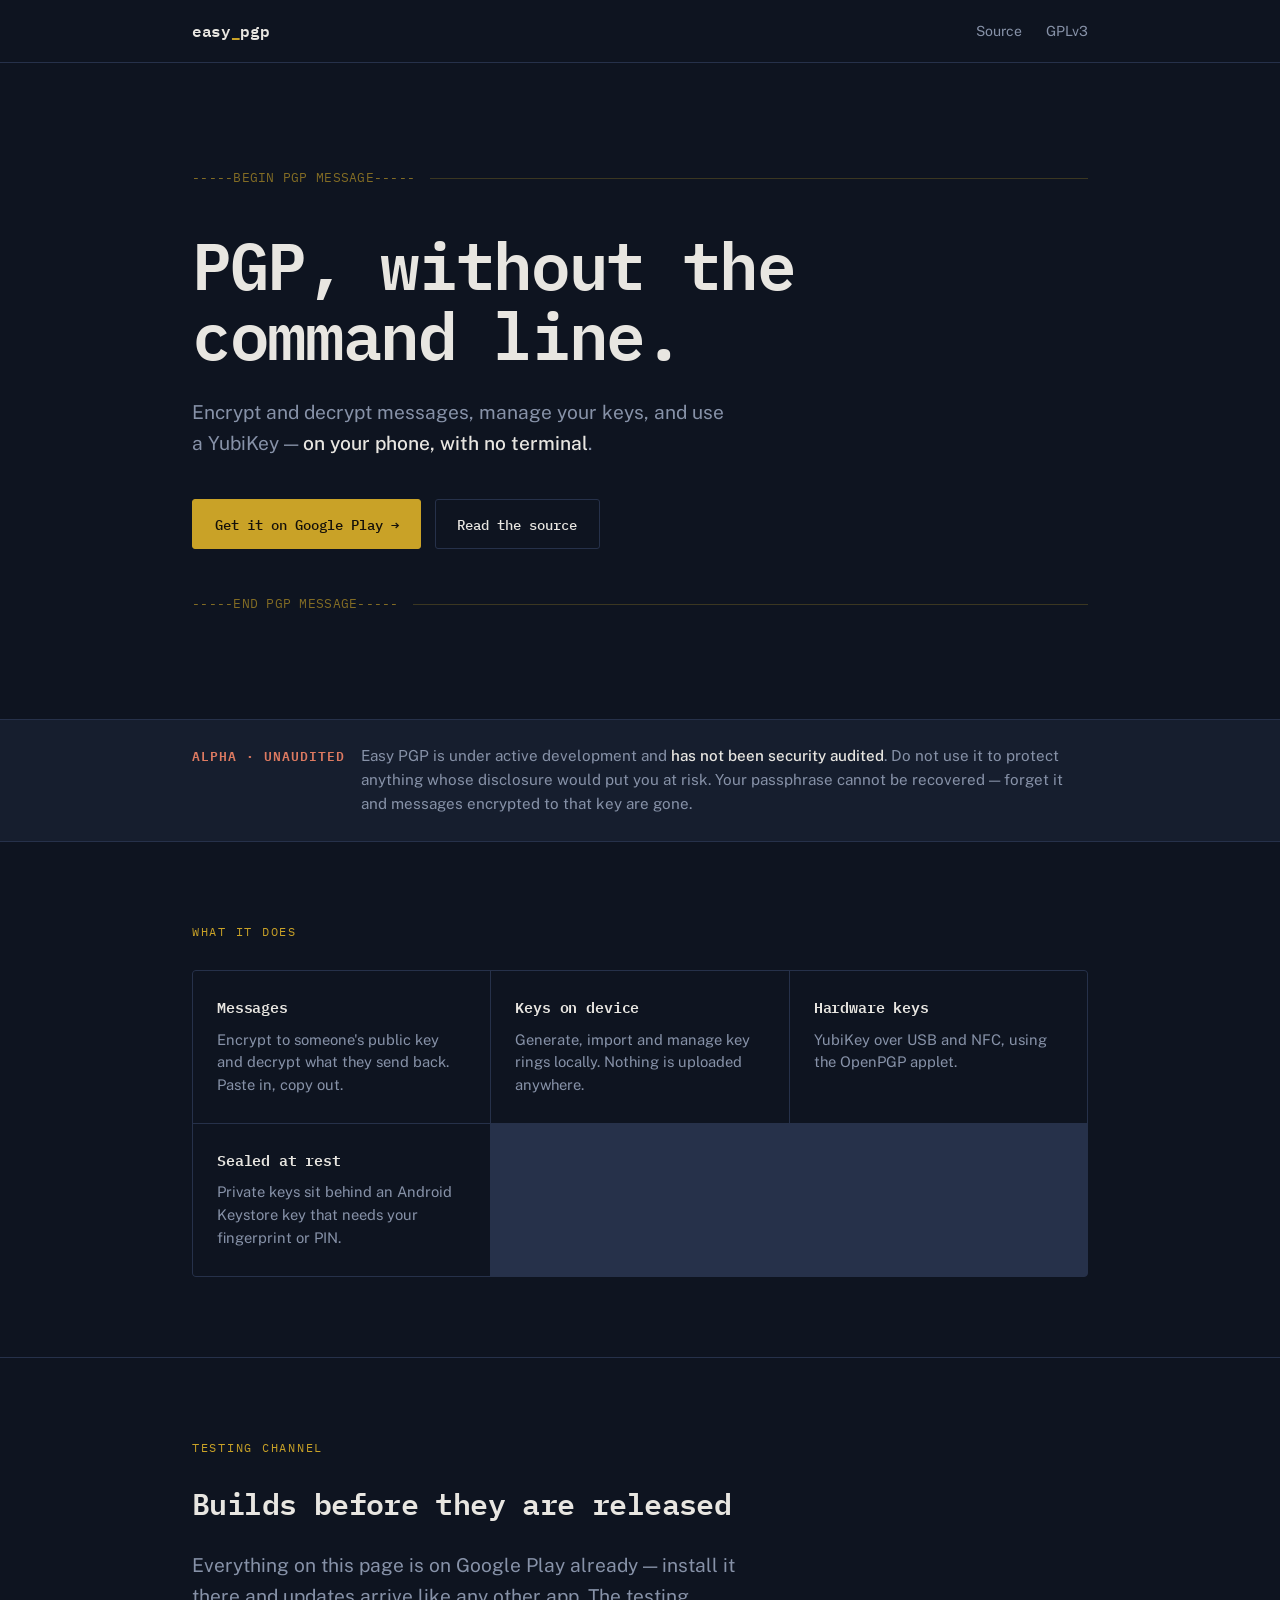
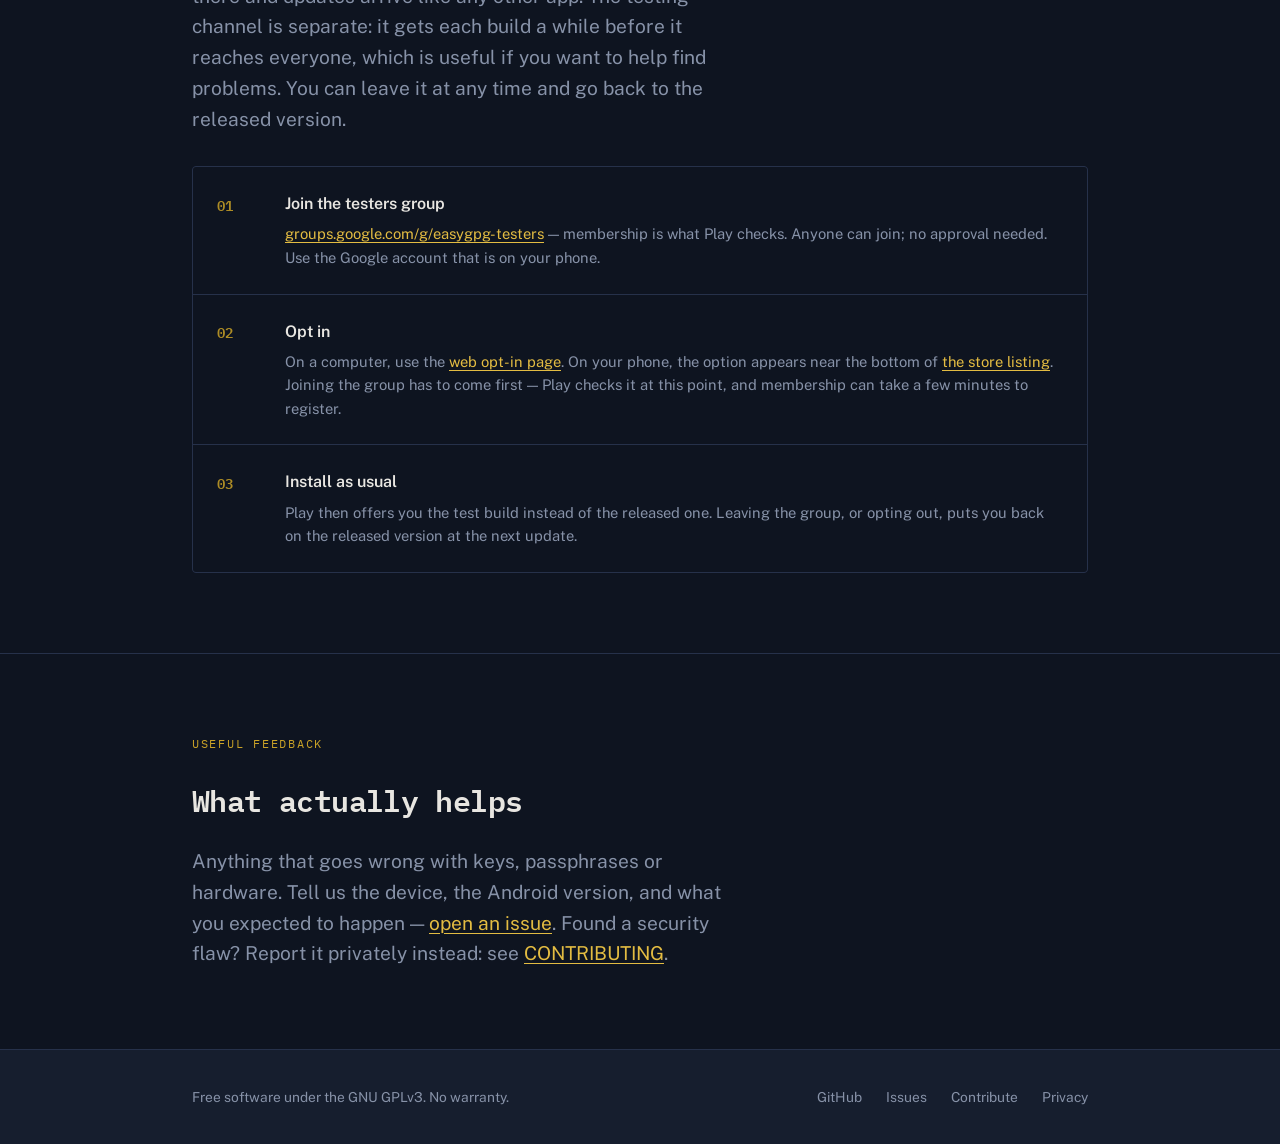
<file: docs/index.html>
<!doctype html>
<html lang="en">
<head>
<meta charset="utf-8">
<meta name="viewport" content="width=device-width, initial-scale=1">
<title>Easy PGP — PGP without the command line</title>
<meta name="description" content="An Android app for PGP encryption, key management and YubiKey support. Free and open source, on Google Play.">
<meta property="og:title" content="Easy PGP">
<meta property="og:description" content="PGP without the command line. A free, open source Android app.">
<meta property="og:type" content="website">
<link rel="icon" href="data:image/svg+xml,<svg xmlns='http://www.w3.org/2000/svg' viewBox='0 0 16 16'><text y='13' font-size='13'>🔐</text></svg>">
<link rel="preconnect" href="https://fonts.googleapis.com">
<link rel="preconnect" href="https://fonts.gstatic.com" crossorigin>
<link href="https://fonts.googleapis.com/css2?family=IBM+Plex+Mono:wght@400;500;600&family=Public+Sans:wght@400;500;700&display=swap" rel="stylesheet">
<link rel="stylesheet" href="styles.css">
</head>
<body>

<header class="masthead">
  <div class="wrap">
    <a class="wordmark" href="./">easy<span>_</span>pgp</a>
    <nav>
      <a href="https://github.com/nGoline/EasyPGP">Source</a>
      <a href="https://github.com/nGoline/EasyPGP/blob/main/LICENSE">GPLv3</a>
    </nav>
  </div>
</header>

<main>
  <section class="hero">
    <div class="wrap">
      <div class="armor armor-top" aria-hidden="true">-----BEGIN PGP MESSAGE-----</div>
      <h1 id="headline" data-plain="PGP, without the&#10;command line."></h1>
      <p class="standfirst">
        Encrypt and decrypt messages, manage your keys, and use a YubiKey —
        <strong>on your phone, with no terminal</strong>.
      </p>
      <div class="actions">
        <a class="btn btn-primary" href="https://play.google.com/store/apps/details?id=com.ngoline.easygpg">Get it on Google Play →</a>
        <a class="btn btn-ghost" href="https://github.com/nGoline/EasyPGP">Read the source</a>
      </div>
      <div class="armor armor-bottom" aria-hidden="true">-----END PGP MESSAGE-----</div>
    </div>
  </section>

  <aside class="warning">
    <div class="wrap">
      <span class="warning-mark">ALPHA · UNAUDITED</span>
      <p>
        Easy PGP is under active development and <strong>has not been security audited</strong>.
        Do not use it to protect anything whose disclosure would put you at risk. Your passphrase
        cannot be recovered — forget it and messages encrypted to that key are gone.
      </p>
    </div>
  </aside>

  <section class="band">
    <div class="wrap">
      <p class="eyebrow">What it does</p>
      <div class="features">
        <div class="feature">
          <h3>Messages</h3>
          <p>Encrypt to someone's public key and decrypt what they send back. Paste in, copy out.</p>
        </div>
        <div class="feature">
          <h3>Keys on device</h3>
          <p>Generate, import and manage key rings locally. Nothing is uploaded anywhere.</p>
        </div>
        <div class="feature">
          <h3>Hardware keys</h3>
          <p>YubiKey over USB and NFC, using the OpenPGP applet.</p>
        </div>
        <div class="feature">
          <h3>Sealed at rest</h3>
          <p>Private keys sit behind an Android Keystore key that needs your fingerprint or PIN.</p>
        </div>
      </div>
    </div>
  </section>

  <section class="band" id="testing">
    <div class="wrap">
      <p class="eyebrow">Testing channel</p>
      <h2>Builds before they are released</h2>
      <p class="standfirst standfirst-tight">
        Everything on this page is on Google Play already — install it there and updates arrive
        like any other app. The testing channel is separate: it gets each build a while before it
        reaches everyone, which is useful if you want to help find problems. You can leave it at
        any time and go back to the released version.
      </p>
      <ol class="steps">
        <li class="step">
          <div>
            <h3>Join the testers group</h3>
            <p><a id="group-link" href="https://groups.google.com/g/easygpg-testers">groups.google.com/g/easygpg-testers</a> — membership is what Play checks. Anyone can join; no approval needed. Use the Google account that is on your phone.</p>
          </div>
        </li>
        <li class="step">
          <div>
            <h3>Opt in</h3>
            <p>
              On a computer, use the <a id="optin-web" href="https://play.google.com/apps/testing/com.ngoline.easygpg">web opt-in page</a>.
              On your phone, the option appears near the bottom of
              <a id="optin-link" href="https://play.google.com/store/apps/details?id=com.ngoline.easygpg">the store listing</a>.
              Joining the group has to come first — Play checks it at this point, and membership can take a few minutes to register.
            </p>
          </div>
        </li>
        <li class="step">
          <div>
            <h3>Install as usual</h3>
            <p>Play then offers you the test build instead of the released one. Leaving the group, or opting out, puts you back on the released version at the next update.</p>
          </div>
        </li>
      </ol>
    </div>
  </section>

  <section class="band">
    <div class="wrap">
      <p class="eyebrow">Useful feedback</p>
      <h2>What actually helps</h2>
      <p class="standfirst">
        Anything that goes wrong with keys, passphrases or hardware. Tell us the device, the Android
        version, and what you expected to happen —
        <a href="https://github.com/nGoline/EasyPGP/issues">open an issue</a>.
        Found a security flaw? Report it privately instead: see
        <a href="https://github.com/nGoline/EasyPGP/blob/main/CONTRIBUTING.md#security-issues">CONTRIBUTING</a>.
      </p>
    </div>
  </section>
</main>

<footer>
  <div class="wrap">
    <p>Free software under the GNU GPLv3. No warranty.</p>
    <nav>
      <a href="https://github.com/nGoline/EasyPGP">GitHub</a>
      <a href="https://github.com/nGoline/EasyPGP/issues">Issues</a>
      <a href="https://github.com/nGoline/EasyPGP/blob/main/CONTRIBUTING.md">Contribute</a>
      <a href="privacy/">Privacy</a>
    </nav>
  </div>
</footer>

<script>
(function () {
  var el = document.getElementById('headline');
  var plain = el.getAttribute('data-plain');
  var lines = plain.split('\n');
  el.setAttribute('aria-label', lines.join(' '));

  // Final markup, always written first so the headline exists without JS or motion.
  function paint(text) {
    el.innerHTML = '';
    var parts = text.split('\n');
    parts.forEach(function (line, i) {
      var span = document.createElement('span');
      span.className = 'resolve';
      // Trailing space keeps the two visual lines from reading as one run-on word.
      span.textContent = i < parts.length - 1 ? line + ' ' : line;
      el.appendChild(span);
    });
  }
  paint(plain);

  var reduced = window.matchMedia('(prefers-reduced-motion: reduce)');
  if (reduced.matches) return;

  // Resolve the ciphertext into the headline: base64 noise settling character by
  // character, which only lines up because the face is monospaced.
  var ALPHABET = 'ABCDEFGHIJKLMNOPQRSTUVWXYZabcdefghijklmnopqrstuvwxyz0123456789+/';
  var total = plain.replace(/\n/g, '').length;
  var settled = 0;
  var start = null;
  var DURATION = 1100;

  function noise(n) {
    var out = '';
    for (var i = 0; i < n; i++) out += ALPHABET[(Math.random() * 64) | 0];
    return out;
  }

  function frame(ts) {
    if (start === null) start = ts;
    var progress = Math.min((ts - start) / DURATION, 1);
    // Ease out, so the last characters land gently rather than snapping.
    var eased = 1 - Math.pow(1 - progress, 3);
    settled = Math.round(eased * total);

    var seen = 0;
    el.innerHTML = '';
    lines.forEach(function (line) {
      var span = document.createElement('span');
      span.className = 'resolve';
      var done = Math.max(0, Math.min(line.length, settled - seen));
      var rest = line.length - done;
      span.appendChild(document.createTextNode(line.slice(0, done)));
      if (rest > 0) {
        var cipher = document.createElement('span');
        cipher.className = 'cipher';
        cipher.textContent = noise(rest);
        span.appendChild(cipher);
      }
      el.appendChild(span);
      seen += line.length;
    });

    if (progress < 1) requestAnimationFrame(frame);
    else paint(plain);
  }
  requestAnimationFrame(frame);
})();
</script>
</body>
</html>
</file>
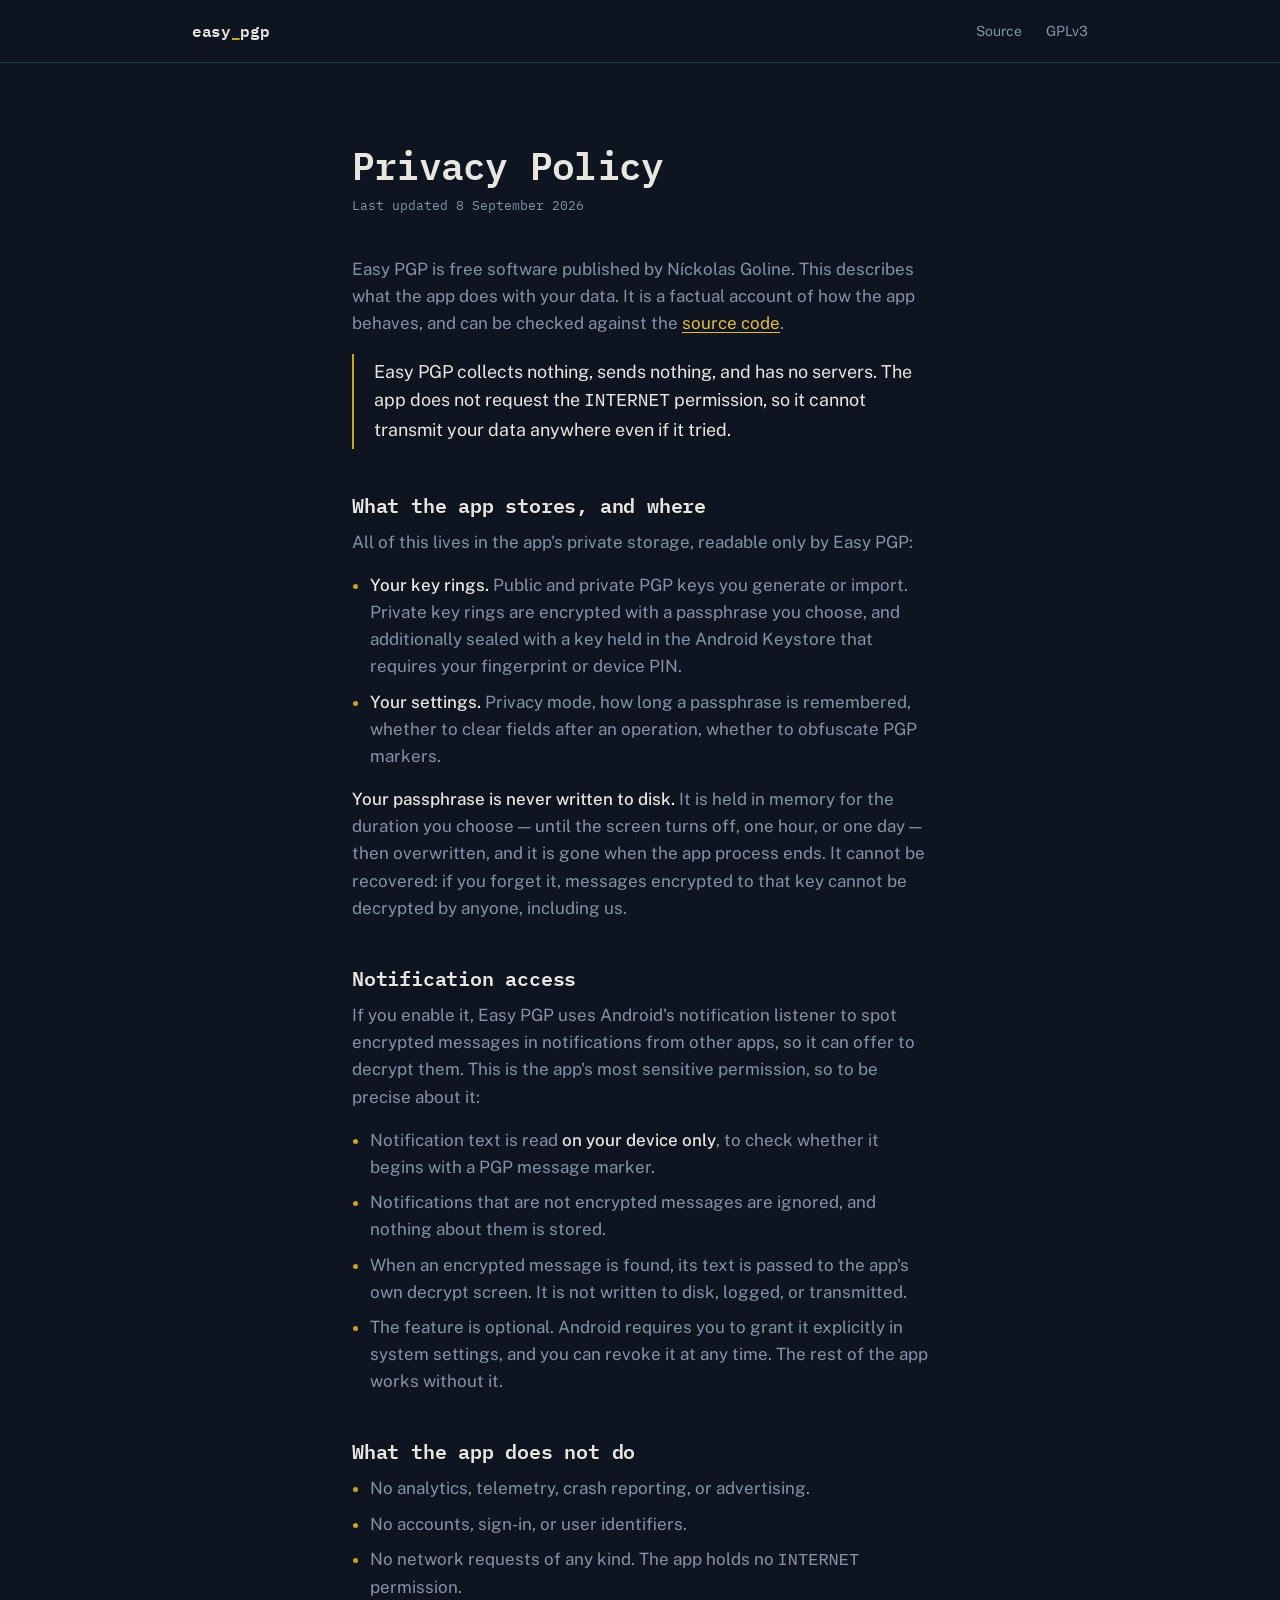
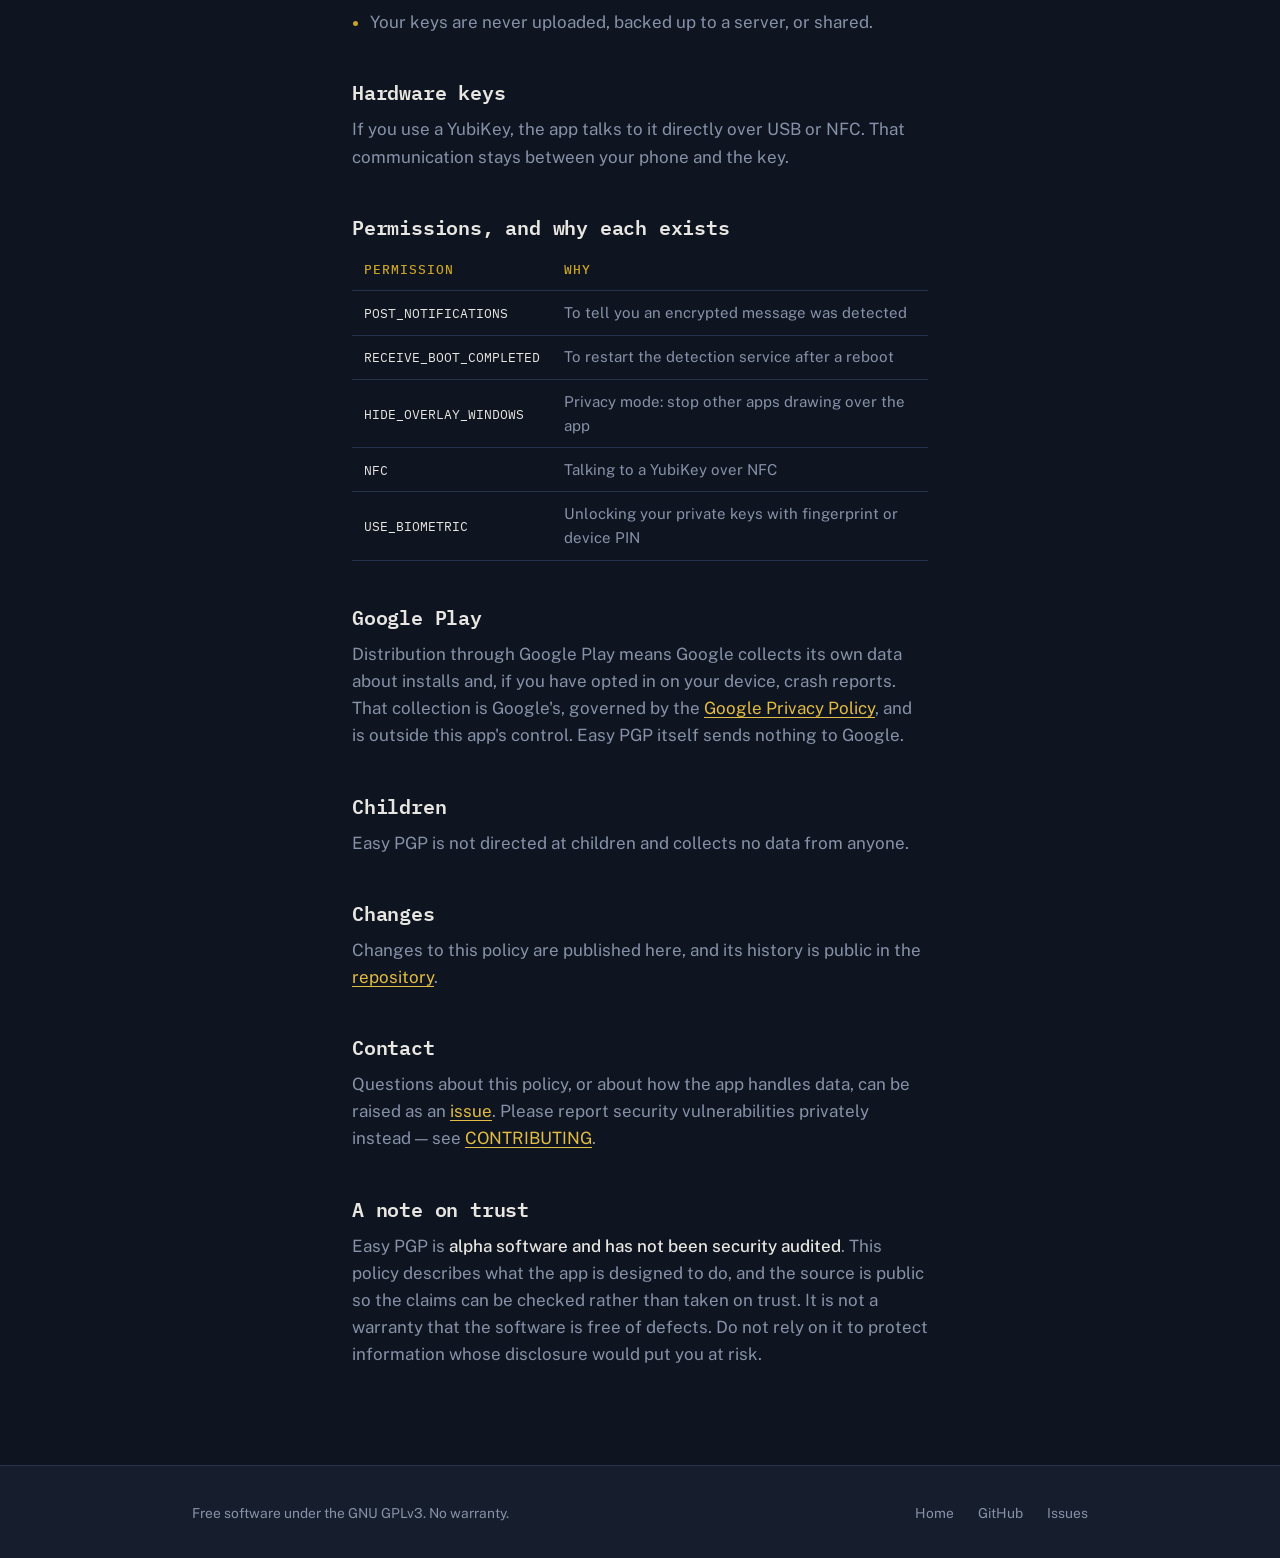
<file: docs/privacy/index.html>
<!doctype html>
<html lang="en">
<head>
<meta charset="utf-8">
<meta name="viewport" content="width=device-width, initial-scale=1">
<title>Privacy Policy — Easy PGP</title>
<meta name="description" content="What Easy PGP does with your data. It collects nothing and holds no INTERNET permission.">
<meta property="og:title" content="Easy PGP — Privacy Policy">
<meta property="og:description" content="Easy PGP collects nothing and cannot send data anywhere: it holds no INTERNET permission.">
<meta property="og:type" content="website">
<link rel="icon" href="data:image/svg+xml,<svg xmlns='http://www.w3.org/2000/svg' viewBox='0 0 16 16'><text y='13' font-size='13'>🔐</text></svg>">
<link rel="preconnect" href="https://fonts.googleapis.com">
<link rel="preconnect" href="https://fonts.gstatic.com" crossorigin>
<link href="https://fonts.googleapis.com/css2?family=IBM+Plex+Mono:wght@400;500;600&family=Public+Sans:wght@400;500;700&display=swap" rel="stylesheet">
<link rel="stylesheet" href="../styles.css">
</head>
<body>

<header class="masthead">
  <div class="wrap">
    <a class="wordmark" href="../">easy<span>_</span>pgp</a>
    <nav>
      <a href="https://github.com/nGoline/EasyPGP">Source</a>
      <a href="https://github.com/nGoline/EasyPGP/blob/main/LICENSE">GPLv3</a>
    </nav>
  </div>
</header>

<main class="band">
  <div class="wrap prose">
    <h1>Privacy Policy</h1>
    <p class="updated">Last updated 8 September 2026</p>

    <p>
      Easy PGP is free software published by Níckolas Goline. This describes what the app does
      with your data. It is a factual account of how the app behaves, and can be checked against
      the <a href="https://github.com/nGoline/EasyPGP">source code</a>.
    </p>

    <div class="headline-claim">
      <p>
        Easy PGP collects nothing, sends nothing, and has no servers. The app does not request the
        <code>INTERNET</code> permission, so it cannot transmit your data anywhere even if it tried.
      </p>
    </div>

    <h2>What the app stores, and where</h2>
    <p>All of this lives in the app's private storage, readable only by Easy PGP:</p>
    <ul>
      <li>
        <strong>Your key rings.</strong> Public and private PGP keys you generate or import.
        Private key rings are encrypted with a passphrase you choose, and additionally sealed with
        a key held in the Android Keystore that requires your fingerprint or device PIN.
      </li>
      <li>
        <strong>Your settings.</strong> Privacy mode, how long a passphrase is remembered, whether
        to clear fields after an operation, whether to obfuscate PGP markers.
      </li>
    </ul>
    <p>
      <strong>Your passphrase is never written to disk.</strong> It is held in memory for the
      duration you choose — until the screen turns off, one hour, or one day — then overwritten,
      and it is gone when the app process ends. It cannot be recovered: if you forget it, messages
      encrypted to that key cannot be decrypted by anyone, including us.
    </p>

    <h2>Notification access</h2>
    <p>
      If you enable it, Easy PGP uses Android's notification listener to spot encrypted messages in
      notifications from other apps, so it can offer to decrypt them. This is the app's most
      sensitive permission, so to be precise about it:
    </p>
    <ul>
      <li>Notification text is read <strong>on your device only</strong>, to check whether it begins with a PGP message marker.</li>
      <li>Notifications that are not encrypted messages are ignored, and nothing about them is stored.</li>
      <li>When an encrypted message is found, its text is passed to the app's own decrypt screen. It is not written to disk, logged, or transmitted.</li>
      <li>The feature is optional. Android requires you to grant it explicitly in system settings, and you can revoke it at any time. The rest of the app works without it.</li>
    </ul>

    <h2>What the app does not do</h2>
    <ul>
      <li>No analytics, telemetry, crash reporting, or advertising.</li>
      <li>No accounts, sign-in, or user identifiers.</li>
      <li>No network requests of any kind. The app holds no <code>INTERNET</code> permission.</li>
      <li>Your keys are never uploaded, backed up to a server, or shared.</li>
    </ul>

    <h2>Hardware keys</h2>
    <p>
      If you use a YubiKey, the app talks to it directly over USB or NFC. That communication stays
      between your phone and the key.
    </p>

    <h2>Permissions, and why each exists</h2>
    <table>
      <tr><th>Permission</th><th>Why</th></tr>
      <tr><td><code>POST_NOTIFICATIONS</code></td><td>To tell you an encrypted message was detected</td></tr>
      <tr><td><code>RECEIVE_BOOT_COMPLETED</code></td><td>To restart the detection service after a reboot</td></tr>
      <tr><td><code>HIDE_OVERLAY_WINDOWS</code></td><td>Privacy mode: stop other apps drawing over the app</td></tr>
      <tr><td><code>NFC</code></td><td>Talking to a YubiKey over NFC</td></tr>
      <tr><td><code>USE_BIOMETRIC</code></td><td>Unlocking your private keys with fingerprint or device PIN</td></tr>
    </table>

    <h2>Google Play</h2>
    <p>
      Distribution through Google Play means Google collects its own data about installs and, if
      you have opted in on your device, crash reports. That collection is Google's, governed by the
      <a href="https://policies.google.com/privacy">Google Privacy Policy</a>, and is outside this
      app's control. Easy PGP itself sends nothing to Google.
    </p>

    <h2>Children</h2>
    <p>Easy PGP is not directed at children and collects no data from anyone.</p>

    <h2>Changes</h2>
    <p>
      Changes to this policy are published here, and its history is public in the
      <a href="https://github.com/nGoline/EasyPGP/commits/main/PRIVACY.md">repository</a>.
    </p>

    <h2>Contact</h2>
    <p>
      Questions about this policy, or about how the app handles data, can be raised as an
      <a href="https://github.com/nGoline/EasyPGP/issues">issue</a>. Please report security
      vulnerabilities privately instead — see
      <a href="https://github.com/nGoline/EasyPGP/blob/main/CONTRIBUTING.md#security-issues">CONTRIBUTING</a>.
    </p>

    <h2>A note on trust</h2>
    <p>
      Easy PGP is <strong>alpha software and has not been security audited</strong>. This policy
      describes what the app is designed to do, and the source is public so the claims can be
      checked rather than taken on trust. It is not a warranty that the software is free of
      defects. Do not rely on it to protect information whose disclosure would put you at risk.
    </p>
  </div>
</main>

<footer>
  <div class="wrap">
    <p>Free software under the GNU GPLv3. No warranty.</p>
    <nav>
      <a href="../">Home</a>
      <a href="https://github.com/nGoline/EasyPGP">GitHub</a>
      <a href="https://github.com/nGoline/EasyPGP/issues">Issues</a>
    </nav>
  </div>
</footer>
</body>
</html>
</file>
<file: docs/styles.css>
:root{
  --ink:#0E1420;
  --ink-raised:#161E2E;
  --rule:#26314A;
  --paper:#E8E6E1;
  --muted:#8792A8;
  --brass:#C9A227;
  --brass-lift:#E3BC42;
  --rust:#DD7A61;
  --mono:"IBM Plex Mono",ui-monospace,SFMono-Regular,Menlo,monospace;
  --sans:"Public Sans",system-ui,-apple-system,Segoe UI,sans-serif;
  --gutter:clamp(1.25rem,5vw,4rem);
  --measure:64rem;
}
*{box-sizing:border-box}
html{-webkit-text-size-adjust:100%}
body{
  margin:0;background:var(--ink);color:var(--paper);
  font-family:var(--sans);font-size:clamp(1rem,.95rem + .2vw,1.0625rem);
  line-height:1.6;-webkit-font-smoothing:antialiased;
}
.wrap{max-width:var(--measure);margin-inline:auto;padding-inline:var(--gutter)}
a{color:var(--brass-lift);text-decoration-thickness:1px;text-underline-offset:3px}
a:focus-visible,button:focus-visible{outline:2px solid var(--brass-lift);outline-offset:3px;border-radius:2px}

/* ── masthead ─────────────────────────────────────────── */
.masthead{border-bottom:1px solid var(--rule)}
.masthead .wrap{display:flex;align-items:center;justify-content:space-between;gap:1rem;padding-block:1.15rem}
.wordmark{font-family:var(--mono);font-weight:600;letter-spacing:-.02em;font-size:1rem;color:var(--paper);text-decoration:none}
.wordmark span{color:var(--brass)}
.masthead nav{display:flex;gap:1.5rem;font-size:.875rem}
.masthead nav a{color:var(--muted);text-decoration:none}
.masthead nav a:hover{color:var(--paper)}

/* ── hero: the armored block ──────────────────────────── */
.hero .wrap{padding-block:clamp(3rem,9vw,6.5rem)}
.armor{
  display:flex;align-items:center;gap:.9rem;
  font-family:var(--mono);font-size:clamp(.66rem,2.1vw,.83rem);
  color:var(--brass);opacity:.62;letter-spacing:.02em;white-space:nowrap;
}
/* The rule turns the armor header into the boundary it actually is, rather than a floating label. */
.armor::after{content:"";flex:1 1 auto;height:1px;background:currentColor;opacity:.4;min-width:1rem}
.armor-top{margin-bottom:clamp(1.5rem,4vw,2.5rem)}
.armor-bottom{margin-top:clamp(1.75rem,4vw,2.75rem)}
h1{
  font-family:var(--mono);font-weight:600;
  /* The lower bound is set so the longest line still fits a 320px screen in a 0.6em mono. */
  font-size:clamp(1.6rem,.55rem + 4.6vw,4.15rem);
  line-height:1.06;letter-spacing:-.035em;margin:0;
  color:var(--paper);
}
h1 .resolve{display:block}
h1 .cipher{color:var(--brass);opacity:.5}
.standfirst{max-width:34rem;margin:clamp(1.25rem,3vw,1.75rem) 0 0;color:var(--muted);font-size:clamp(1rem,.95rem + .35vw,1.2rem)}
.standfirst strong{color:var(--paper);font-weight:500}
.standfirst-tight{margin-bottom:2rem}

.actions{display:flex;flex-wrap:wrap;gap:.85rem;margin-top:clamp(1.75rem,4vw,2.5rem)}
.btn{
  display:inline-flex;align-items:center;gap:.6rem;
  font-family:var(--mono);font-size:.9rem;font-weight:500;
  padding:.8rem 1.35rem;border-radius:3px;text-decoration:none;
  border:1px solid transparent;transition:background .15s ease,border-color .15s ease,color .15s ease;
}
.btn-primary{background:var(--brass);color:#14100A;border-color:var(--brass)}
.btn-primary:hover{background:var(--brass-lift);border-color:var(--brass-lift)}
.btn-ghost{color:var(--paper);border-color:var(--rule)}
.btn-ghost:hover{border-color:var(--muted)}

/* ── warning ──────────────────────────────────────────── */
.warning{border-block:1px solid var(--rule);background:var(--ink-raised)}
.warning .wrap{padding-block:1.5rem;display:flex;gap:1rem;align-items:flex-start}
.warning-mark{font-family:var(--mono);font-size:.8rem;font-weight:600;color:var(--rust);letter-spacing:.08em;white-space:nowrap;padding-top:.15rem}
.warning p{margin:0;color:var(--muted);font-size:.95rem;max-width:52rem}
.warning strong{color:var(--paper);font-weight:500}

/* ── sections ─────────────────────────────────────────── */
.band .wrap{padding-block:clamp(3rem,7vw,5rem)}
.band + .band{border-top:1px solid var(--rule)}
.eyebrow{font-family:var(--mono);font-size:.78rem;letter-spacing:.14em;text-transform:uppercase;color:var(--brass);margin:0 0 1.75rem}
h2{font-family:var(--mono);font-weight:600;font-size:clamp(1.35rem,1rem + 1.4vw,1.9rem);letter-spacing:-.02em;margin:0 0 .6rem;line-height:1.2}

.features{display:grid;gap:1px;background:var(--rule);border:1px solid var(--rule);border-radius:4px;overflow:hidden;grid-template-columns:repeat(auto-fit,minmax(15rem,1fr))}
.feature{background:var(--ink);padding:1.6rem 1.5rem}
.feature h3{font-family:var(--mono);font-size:.95rem;font-weight:600;margin:0 0 .5rem;color:var(--paper);letter-spacing:-.01em}
.feature p{margin:0;color:var(--muted);font-size:.92rem;line-height:1.55}

/* join steps — numbered because they are an actual sequence */
.steps{list-style:none;counter-reset:step;margin:0;padding:0;display:grid;gap:1px;background:var(--rule);border:1px solid var(--rule);border-radius:4px;overflow:hidden}
.step{background:var(--ink);counter-increment:step;padding:1.5rem;display:grid;grid-template-columns:3.25rem 1fr;gap:1rem;align-items:start}
.step::before{content:counter(step,decimal-leading-zero);font-family:var(--mono);font-size:.9rem;font-weight:600;color:var(--brass);opacity:.85;padding-top:.1rem}
.step h3{margin:0 0 .35rem;font-size:1rem;font-weight:600;font-family:var(--sans)}
/* The opt-in URLs are long and unbreakable; without this they force the page wider than a phone. */
.step p{margin:0;color:var(--muted);font-size:.92rem;overflow-wrap:anywhere}
.step code{font-family:var(--mono);font-size:.85em;color:var(--paper);background:var(--ink-raised);padding:.15em .45em;border-radius:3px;border:1px solid var(--rule)}

/* ── footer ───────────────────────────────────────────── */
footer{border-top:1px solid var(--rule);background:var(--ink-raised)}
footer .wrap{padding-block:2.25rem;display:flex;flex-wrap:wrap;gap:1rem 2.5rem;justify-content:space-between;align-items:center}
footer p{margin:0;color:var(--muted);font-size:.86rem}
footer nav{display:flex;gap:1.5rem;font-size:.86rem}
footer nav a{color:var(--muted);text-decoration:none}
footer nav a:hover{color:var(--paper)}

@media (max-width:34rem){
  .warning .wrap{flex-direction:column;gap:.6rem}
  .actions .btn{flex:1 1 100%;justify-content:center}
  /* Stack the step number above its text rather than squeezing the column. */
  .step{grid-template-columns:1fr;gap:.4rem}
}
@media (prefers-reduced-motion:reduce){
  *{animation-duration:.01ms !important;transition-duration:.01ms !important}
}

/* ── prose pages (privacy) ────────────────────────────── */
.prose{max-width:44rem}
.prose h1{font-family:var(--mono);font-weight:600;font-size:clamp(1.6rem,1rem + 2.2vw,2.4rem);letter-spacing:-.02em;line-height:1.15;margin:0 0 .5rem}
.prose .updated{font-family:var(--mono);font-size:.8rem;color:var(--muted);margin:0 0 2.5rem}
.prose h2{font-family:var(--mono);font-weight:600;font-size:clamp(1.05rem,1rem + .5vw,1.25rem);letter-spacing:-.01em;margin:2.75rem 0 .75rem;color:var(--paper)}
.prose p{color:var(--muted);margin:0 0 1rem}
.prose strong{color:var(--paper);font-weight:500}
.prose ul{color:var(--muted);padding-left:1.1rem;margin:0 0 1rem}
.prose li{margin-bottom:.5rem}
.prose li::marker{color:var(--brass)}
.prose table{width:100%;border-collapse:collapse;margin:0 0 1rem;font-size:.94rem}
.prose th,.prose td{text-align:left;padding:.6rem .75rem;border-bottom:1px solid var(--rule);color:var(--muted)}
.prose th{font-family:var(--mono);font-size:.8rem;font-weight:500;color:var(--brass);text-transform:uppercase;letter-spacing:.08em}
.prose td code{font-family:var(--mono);font-size:.85em;color:var(--paper)}
/* The claim the whole policy rests on, given its own weight. */
.headline-claim{border-left:2px solid var(--brass);padding:.25rem 0 .25rem 1.25rem;margin:0 0 1.5rem}
.headline-claim p{color:var(--paper);font-size:clamp(1rem,.95rem + .3vw,1.12rem);margin:0}
</file>
